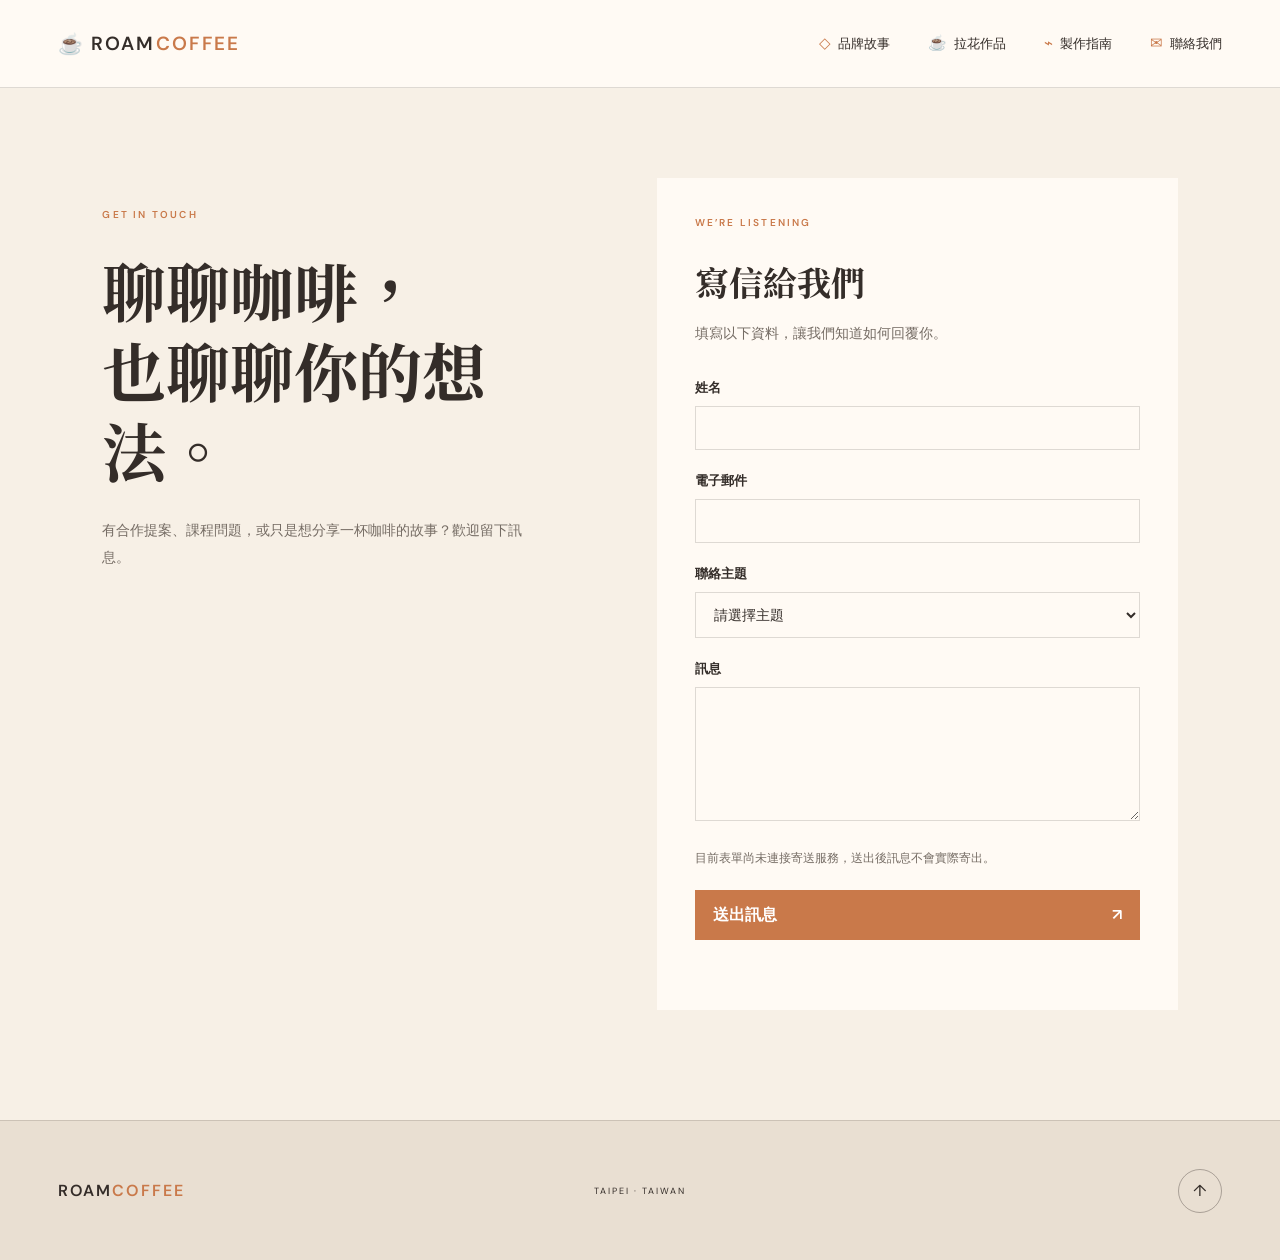
<file: contact.html>
<!DOCTYPE html>
<html lang="zh-Hant">
<head>
  <meta charset="UTF-8">
  <meta name="viewport" content="width=device-width, initial-scale=1.0">
  <meta name="description" content="聯絡 Roam Coffee，分享你的想法或詢問咖啡相關問題。">
  <title>聯絡我們｜Gavin Coffee</title>
  <link rel="preconnect" href="https://fonts.googleapis.com">
  <link rel="preconnect" href="https://fonts.gstatic.com" crossorigin>
  <link href="https://fonts.googleapis.com/css2?family=DM+Sans:wght@400;500;600&family=Noto+Serif+TC:wght@600;700;900&display=swap" rel="stylesheet">
  <link rel="stylesheet" href="style.css">
</head>
<body id="top">
  <header class="site-header">
    <a class="brand" href="index.html#home" aria-label="Roam Coffee 首頁"><span class="brand-icon" aria-hidden="true">☕</span> ROAM <span>COFFEE</span></a>
    <button class="menu-toggle" type="button" aria-label="開啟選單" aria-expanded="false"><span></span><span></span></button>
    <nav class="nav" aria-label="主要導覽">
      <a href="index.html#story"><span class="nav-icon" aria-hidden="true">◇</span>品牌故事</a>
      <a href="index.html#gallery"><span class="nav-icon" aria-hidden="true">☕</span>拉花作品</a>
      <a href="index.html#guide"><span class="nav-icon" aria-hidden="true">⌁</span>製作指南</a>
      <a href="contact.html" aria-current="page"><span class="nav-icon" aria-hidden="true">✉</span>聯絡我們</a>
    </nav>
  </header>

  <main class="contact-page">
    <section class="contact-intro">
      <p class="eyebrow">GET IN TOUCH</p>
      <h1>聊聊咖啡，<br>也聊聊你的想法。</h1>
      <p>有合作提案、課程問題，或只是想分享一杯咖啡的故事？歡迎留下訊息。</p>
    </section>

    <section class="contact-form-section" aria-labelledby="contact-form-title">
      <div class="contact-form-heading">
        <p class="eyebrow">WE’RE LISTENING</p>
        <h2 id="contact-form-title">寫信給我們</h2>
        <p>填寫以下資料，讓我們知道如何回覆你。</p>
      </div>
      <form class="contact-form">
        <div class="form-field">
          <label for="contact-name">姓名</label>
          <input id="contact-name" name="name" type="text" autocomplete="name" required>
        </div>
        <div class="form-field">
          <label for="contact-email">電子郵件</label>
          <input id="contact-email" name="email" type="email" autocomplete="email" required>
        </div>
        <div class="form-field">
          <label for="contact-topic">聯絡主題</label>
          <select id="contact-topic" name="topic" required>
            <option value="" selected disabled>請選擇主題</option>
            <option value="合作提案">合作提案</option>
            <option value="課程詢問">課程詢問</option>
            <option value="產品問題">產品問題</option>
            <option value="其他">其他</option>
          </select>
        </div>
        <div class="form-field">
          <label for="contact-message">訊息</label>
          <textarea id="contact-message" name="message" rows="6" required></textarea>
        </div>
        <p class="form-note">目前表單尚未連接寄送服務，送出後訊息不會實際寄出。</p>
        <button class="contact-submit" type="submit">送出訊息 <span aria-hidden="true">↗</span></button>
        <p class="form-status" role="status" aria-live="polite"></p>
      </form>
    </section>
  </main>

  <footer>
    <a class="brand brand--footer" href="index.html#home">ROAM <span>COFFEE</span></a>
    <p>TAIPEI · TAIWAN</p>
    <a class="contact-back-top" href="#top" aria-label="回到頁首">↑</a>
  </footer>
  <script src="contact.js"></script>
</body>
</html>
</file>
<file: style.css>
:root {
  --ink: #342d29;
  --cream: #fffaf4;
  --paper: #f7f0e6;
  --rust: #c9794a;
  --surface: #eee4d8;
  --muted: #756c64;
  --border: rgba(52, 45, 41, .16);
}

* { box-sizing: border-box; }
html { scroll-behavior: smooth; }
body { margin: 0; color: var(--ink); background: var(--cream); font-family: "DM Sans", sans-serif; }
img { display: block; width: 100%; }
.reveal { opacity: 0; transform: translateY(24px); transition: opacity .8s ease, transform .8s ease; }
.reveal.is-visible { opacity: 1; transform: none; }
a { color: inherit; text-decoration: none; }
button { color: inherit; font: inherit; }

.site-header { height: 88px; padding: 0 4.5vw; display: flex; align-items: center; justify-content: space-between; border-bottom: 1px solid var(--border); background: var(--cream); }
.brand { display: inline-flex; align-items: center; font-size: 19px; font-weight: 600; letter-spacing: .12em; }
.brand span { color: var(--rust); }
.brand .brand-icon { margin-right: 8px; color: var(--rust); font-size: 20px; letter-spacing: 0; }
.nav { display: flex; gap: 38px; margin-left: auto; font-size: 13px; }
.nav a { position: relative; display: inline-flex; align-items: center; gap: 7px; }
.nav-icon { color: var(--rust); font-size: 15px; line-height: 1; transition: transform .25s ease; }
.nav a:hover .nav-icon { transform: translateY(-2px) rotate(-8deg); }
.nav a::after { content: ""; position: absolute; left: 0; bottom: -7px; width: 0; height: 1px; background: var(--rust); transition: width .3s; }
.nav a:hover::after { width: 100%; }
.menu-toggle { display: none; }
.cart-toggle { margin-left: 38px; padding: 8px 10px; border: 0; border-radius: 999px; background: none; cursor: pointer; font-size: 13px; transition: background-color .25s ease, transform .25s ease; }
.cart-toggle:hover { background: rgba(201, 121, 74, .12); transform: translateY(-2px); }
.cart-toggle:active { transform: scale(.96); }
.cart-count { min-width: 22px; height: 22px; margin-left: 6px; padding: 0 6px; border-radius: 999px; display: inline-grid; place-items: center; background: var(--rust); color: white; font-size: 11px; font-weight: 600; }
.cart-count.is-bouncing { animation: cart-bounce .45s ease; }
@keyframes cart-bounce {
  0%, 100% { transform: scale(1); }
  35% { transform: scale(1.35) rotate(-8deg); }
  70% { transform: scale(.92) rotate(5deg); }
}

.hero { min-height: 670px; height: calc(100vh - 88px); max-height: 820px; display: grid; grid-template-columns: 43% 57%; position: relative; overflow: hidden; }
.hero-copy { padding: 11vh 3vw 6vh 8vw; display: flex; flex-direction: column; align-items: flex-start; }
.eyebrow { margin: 0 0 28px; font-size: 10px; font-weight: 600; letter-spacing: .22em; }
.hero h1, h2 { font-family: "Noto Serif TC", serif; }
.hero h1 { margin: 0; font-size: clamp(50px, 5vw, 78px); line-height: 1.08; letter-spacing: -.04em; }
.hero-intro { max-width: 390px; margin: 38px 0 30px; font-size: 14px; line-height: 1.9; color: var(--muted); }
.text-link { margin-top: auto; padding-bottom: 8px; border-bottom: 1px solid var(--ink); font-size: 13px; }
.text-link span { margin-left: 35px; }
.hero-image { background: url("https://images.unsplash.com/photo-1522120573867-e574959f84c8?auto=format&fit=crop&w=1800&q=90") center/cover; }
.hero-stamp { position: absolute; right: calc(57% - 57px); top: 55%; width: 114px; height: 114px; border-radius: 50%; background: var(--rust); color: white; display: grid; place-content: center; text-align: center; font-size: 9px; letter-spacing: .25em; transform: rotate(-8deg); }
.hero-stamp strong { font-size: 14px; }

.manifesto { min-height: 440px; padding: 80px 8vw; display: grid; grid-template-columns: 12% 43% 45%; align-items: center; background: var(--surface); color: var(--ink); }
.section-number { align-self: start; font-size: 11px; letter-spacing: .1em; opacity: .7; }
.manifesto h2 { margin: 0; font-size: clamp(44px, 4vw, 64px); line-height: 1.15; }
.manifesto-text { max-width: 440px; padding-left: 20%; font-family: "Noto Serif TC", serif; font-size: 18px; line-height: 2; }

.gallery-section { padding: 110px 8vw 130px; background: var(--cream); }
.gallery-heading { margin-bottom: 48px; display: flex; justify-content: space-between; align-items: flex-end; }
.gallery-heading h2 { margin: 0; font-size: 52px; }
.gallery-heading > p { font-family: "Noto Serif TC", serif; font-size: 14px; }
.gallery-grid { display: grid; grid-template-columns: 1.25fr 1fr; grid-auto-rows: 330px; gap: 24px; }
.gallery-card { position: relative; overflow: hidden; }
.gallery-card--large { grid-row: 1 / 3; }
.gallery-card img { height: 100%; object-fit: cover; transition: transform .7s ease; }
.gallery-card:hover img { transform: scale(1.025); }
.card-label { position: absolute; left: 0; right: 0; bottom: 0; padding: 19px 22px; display: flex; justify-content: space-between; color: white; background: linear-gradient(transparent, rgba(0,0,0,.55)); }
.card-label span { font-family: "Noto Serif TC", serif; font-size: 18px; }
.card-label small { margin-top: 5px; }
.product-actions { position: absolute; left: 16px; right: 16px; bottom: 58px; padding: 12px 14px; display: flex; align-items: center; justify-content: space-between; gap: 12px; background: rgba(255, 250, 244, .94); box-shadow: 0 4px 18px rgba(52, 45, 41, .08); }
.product-actions strong { font-size: 14px; }
.add-to-cart { position: relative; overflow: hidden; padding: 9px 12px; border: 1px solid var(--rust); background: var(--rust); color: white; cursor: pointer; font-size: 12px; font-weight: 600; transition: background-color .25s ease, color .25s ease, transform .2s ease, box-shadow .25s ease; }
.add-to-cart:hover { background: transparent; color: var(--ink); }
.add-to-cart:active { transform: scale(.94); }
.add-to-cart.is-added { animation: add-cart-success .65s ease; }
@keyframes add-cart-success {
  0%, 100% { transform: scale(1); }
  35% { transform: scale(1.08); background: var(--ink); box-shadow: 0 0 0 8px rgba(231, 243, 245, .12); }
}

.guide { min-height: 650px; display: grid; grid-template-columns: 50% 50%; background: var(--paper); }
.guide-image { background: url("https://images.unsplash.com/photo-1495474472287-4d71bcdd2085?auto=format&fit=crop&w=1400&q=85") center/cover; }
.guide-content { padding: 75px 8vw 60px 6vw; }
.guide h2 { margin: 0 0 48px; font-size: 48px; line-height: 1.25; }
.steps, .steps li { margin: 0; padding: 0; list-style: none; }
.steps li { border-bottom: 1px solid var(--border); }
.step { width: 100%; height: 64px; border: 0; background: none; display: grid; grid-template-columns: 45px 1fr 20px; align-items: center; text-align: left; cursor: pointer; }
.step span { font-size: 10px; color: var(--rust); }
.step strong { font-family: "Noto Serif TC", serif; font-size: 16px; }
.step i { font-style: normal; transition: transform .3s; }
.steps li > p { display: none; margin: -4px 20px 22px 45px; font-size: 13px; line-height: 1.8; color: var(--muted); }
.steps li.is-open > p { display: block; }
.steps li.is-open .step i { transform: rotate(45deg); }

footer { height: 140px; padding: 0 4.5vw; display: grid; grid-template-columns: 1fr 1fr 1fr; align-items: center; background: #e9dfd2; color: var(--ink); border-top: 1px solid var(--border); }
.brand--footer { font-size: 16px; }
footer p { text-align: center; font-size: 9px; letter-spacing: .22em; }
.back-top { justify-self: end; width: 44px; height: 44px; border: 1px solid rgba(52, 45, 41, .35); border-radius: 50%; background: transparent; cursor: pointer; }
.cart-overlay { position: fixed; z-index: 30; inset: 0; visibility: hidden; background: rgba(0, 0, 0, .55); opacity: 0; transition: .3s ease; }
.cart-panel { position: fixed; z-index: 31; top: 0; right: 0; bottom: 0; width: min(420px, 92vw); padding: 28px; display: grid; grid-template-rows: auto 1fr auto; background: var(--paper); box-shadow: -20px 0 50px rgba(0, 0, 0, .25); transform: translateX(100%); transition: transform .3s ease; }
.cart-overlay.is-open { visibility: visible; opacity: 1; }
.cart-panel.is-open { transform: translateX(0); }
.cart-header { padding-bottom: 20px; border-bottom: 1px solid var(--border); display: flex; align-items: center; justify-content: space-between; }
.cart-header h2 { margin: 0; font-size: 30px; }
.cart-close { width: 36px; height: 36px; border: 1px solid var(--border); border-radius: 50%; background: none; cursor: pointer; font-size: 24px; line-height: 1; }
.cart-items { overflow-y: auto; }
.cart-empty { padding: 48px 0; color: var(--muted); text-align: center; }
.cart-item { padding: 18px 0; border-bottom: 1px solid var(--border); display: grid; grid-template-columns: 1fr auto; gap: 12px; }
.cart-item strong { font-family: "Noto Serif TC", serif; }
.cart-item-price { color: var(--rust); }
.cart-item-controls { grid-column: 1 / 3; display: flex; align-items: center; justify-content: flex-end; gap: 8px; }
.cart-item-controls button { width: 28px; height: 28px; border: 1px solid var(--border); background: none; cursor: pointer; }
.cart-footer { padding-top: 20px; border-top: 1px solid var(--border); }
.cart-total { margin-bottom: 16px; display: flex; justify-content: space-between; font-size: 18px; }
.checkout-button { width: 100%; height: 48px; border: 0; background: var(--rust); color: white; cursor: pointer; font-weight: 600; }
.checkout-button:disabled { cursor: not-allowed; opacity: .45; }

.contact-page { min-height: calc(100vh - 228px); padding: 90px 8vw 110px; display: grid; grid-template-columns: minmax(0, .9fr) minmax(380px, 1.1fr); gap: 10vw; background: var(--paper); }
.contact-intro { padding-top: 30px; }
.contact-intro .eyebrow, .contact-form-heading .eyebrow { color: var(--rust); }
.contact-intro h1 { margin: 0 0 28px; font-family: "Noto Serif TC", serif; font-size: clamp(42px, 5vw, 68px); line-height: 1.25; }
.contact-intro > p:last-child, .contact-form-heading > p:last-child { color: var(--muted); font-size: 14px; line-height: 1.9; }
.contact-form-section { padding: 38px; background: var(--cream); }
.contact-form-heading h2 { margin: 0; font-size: 34px; }
.contact-form { margin-top: 32px; }
.form-field { margin-bottom: 22px; }
.form-field label { display: block; margin-bottom: 9px; font-size: 13px; font-weight: 600; }
.form-field input, .form-field select, .form-field textarea { width: 100%; padding: 12px 14px; border: 1px solid var(--border); border-radius: 0; background: var(--cream); color: var(--ink); font: inherit; font-size: 14px; }
.form-field textarea { resize: vertical; }
.form-field input:focus, .form-field select:focus, .form-field textarea:focus { outline: 2px solid var(--rust); outline-offset: 2px; }
.form-note, .form-status { color: var(--muted); font-size: 12px; line-height: 1.7; }
.contact-submit { width: 100%; margin-top: 10px; padding: 14px 18px; border: 0; background: var(--rust); color: white; cursor: pointer; font-weight: 600; text-align: left; }
.contact-submit span { float: right; }
.contact-submit:hover { background: var(--ink); }
.form-status { min-height: 1.7em; margin-bottom: 0; color: var(--rust); }
.contact-back-top { justify-self: end; width: 44px; height: 44px; border: 1px solid rgba(52, 45, 41, .35); border-radius: 50%; display: grid; place-items: center; }

@media (prefers-reduced-motion: reduce) {
  .cart-toggle, .add-to-cart { transition: none; }
  .cart-count.is-bouncing, .add-to-cart.is-added { animation: none; }
}

@media (max-width: 760px) {
  .site-header { height: 72px; }
  .menu-toggle { width: 30px; height: 30px; border: 0; background: none; display: grid; align-content: center; gap: 7px; }
  .menu-toggle span { width: 23px; height: 1px; background: var(--ink); }
  .nav { position: absolute; z-index: 10; top: 72px; left: 0; right: 0; padding: 25px; display: none; flex-direction: column; background: var(--cream); border-bottom: 1px solid var(--border); }
  .nav.is-open { display: flex; }
  .cart-toggle { margin-left: 16px; font-size: 0; }
  .cart-count { font-size: 11px; }
  .hero { height: auto; max-height: none; grid-template-columns: 1fr; }
  .hero-copy { min-height: 430px; padding: 55px 7vw 35px; }
  .hero h1 { font-size: 48px; }
  .hero-image { height: 420px; }
  .hero-stamp { right: 5vw; top: 410px; }
  .manifesto { padding: 65px 7vw; grid-template-columns: 1fr; gap: 35px; }
  .manifesto-text { padding-left: 0; }
  .gallery-section { padding: 75px 7vw; }
  .gallery-heading { align-items: flex-start; }
  .gallery-heading > p { display: none; }
  .gallery-heading h2 { font-size: 42px; }
  .gallery-grid { grid-template-columns: 1fr; grid-auto-rows: 340px; }
  .gallery-card--large { grid-row: auto; }
  .guide { grid-template-columns: 1fr; }
  .guide-image { height: 430px; }
  .guide-content { padding: 60px 7vw; }
  .guide h2 { font-size: 40px; }
  .contact-page { min-height: 0; padding: 65px 7vw 75px; grid-template-columns: 1fr; gap: 48px; }
  .contact-intro { padding-top: 0; }
  .contact-form-section { padding: 28px 22px; }
  footer { height: 120px; }
}
</file>
